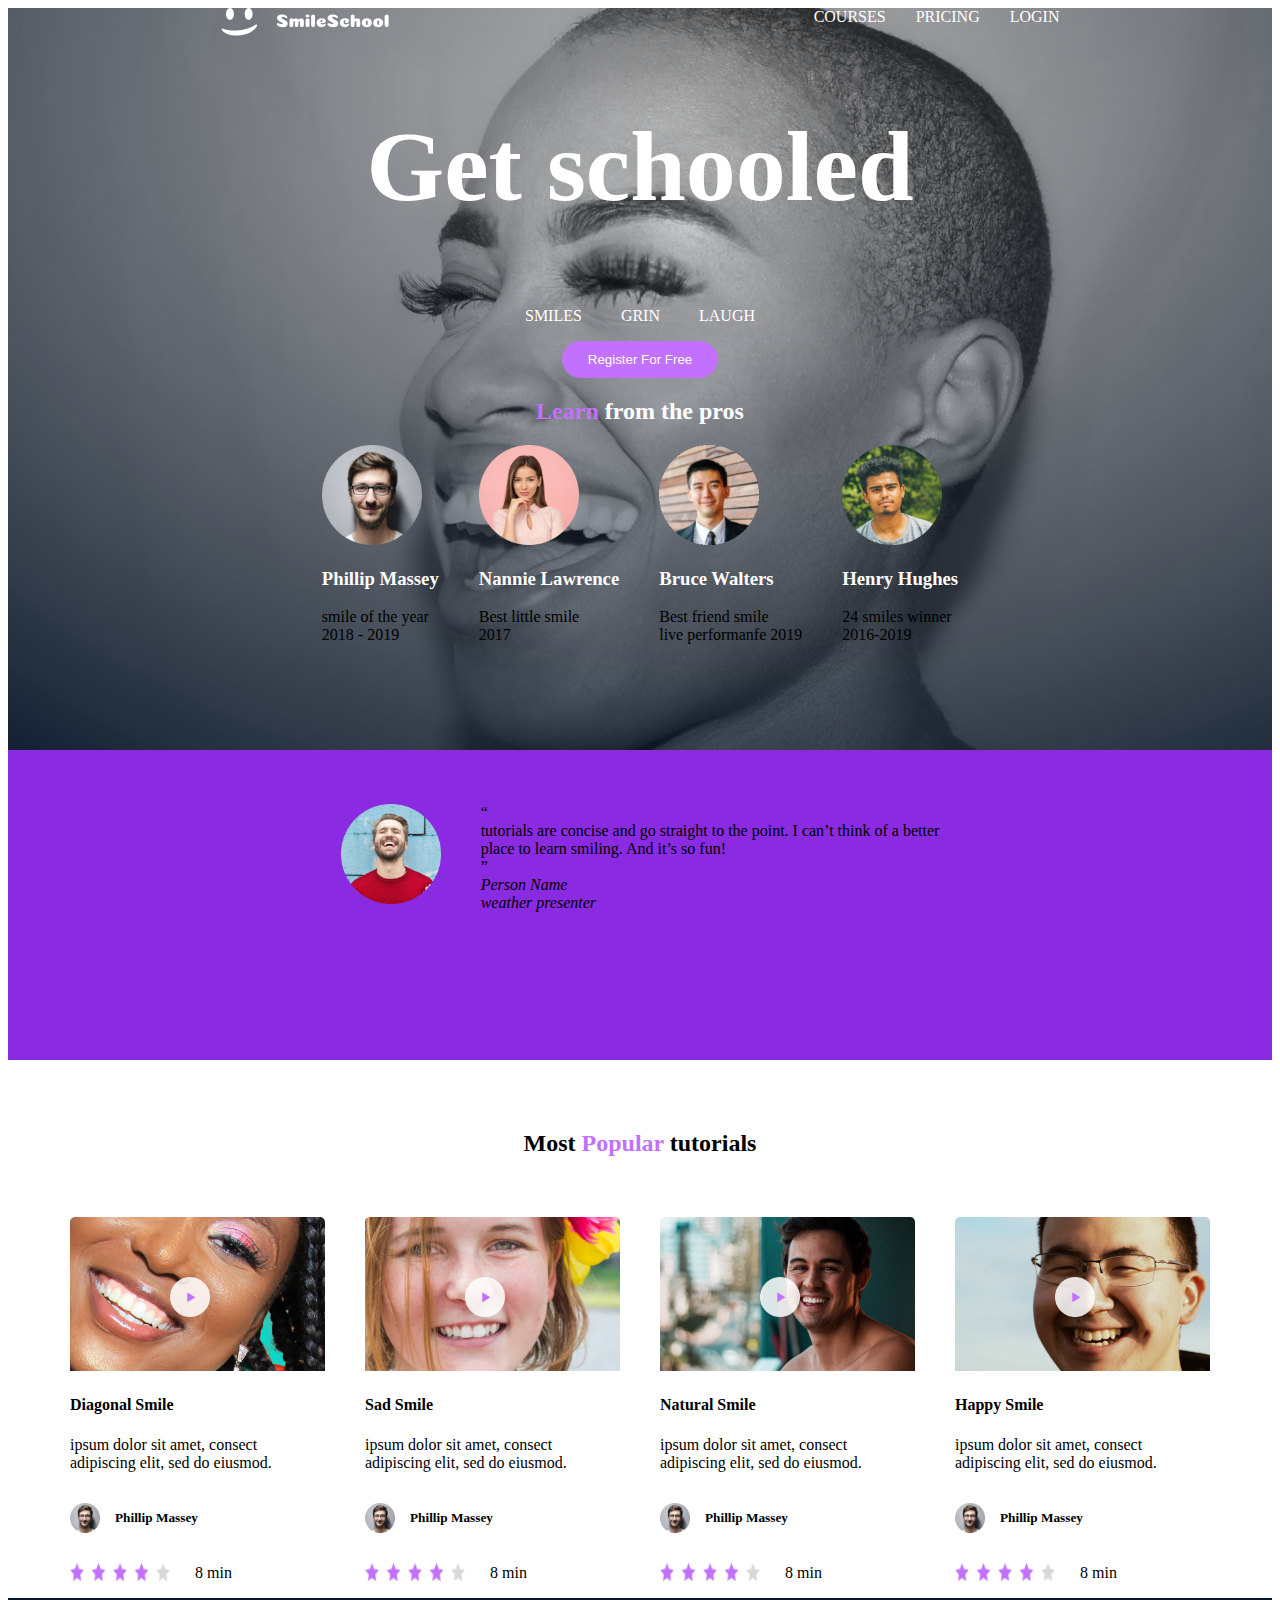
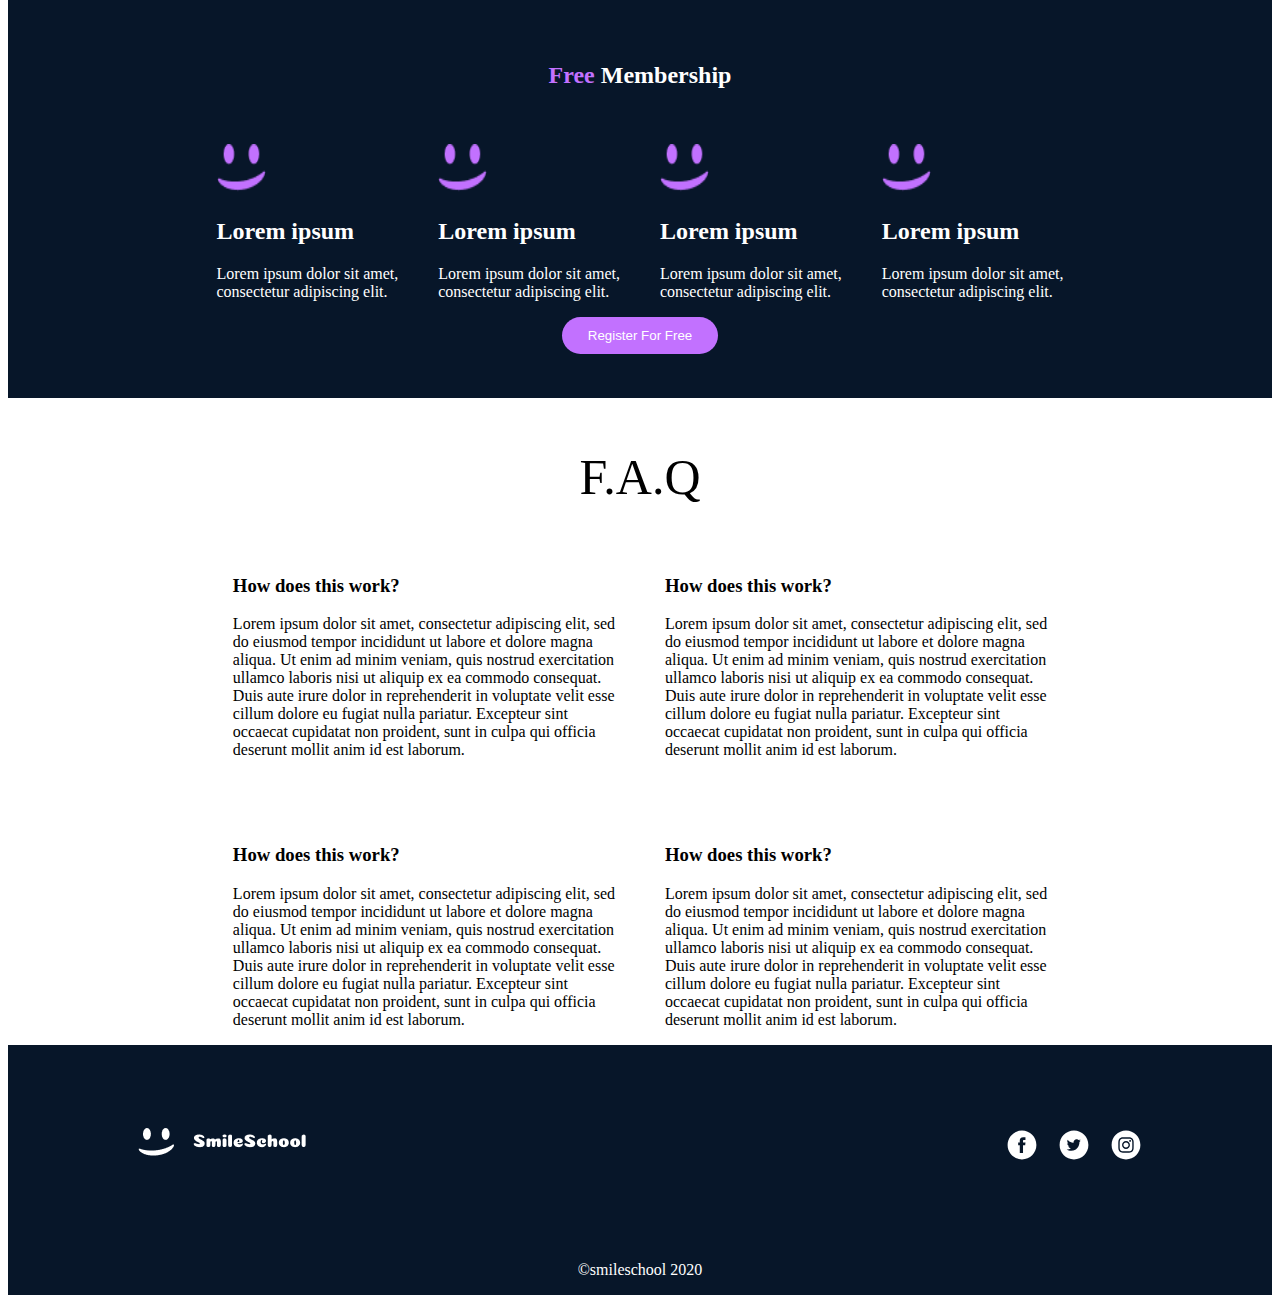
<file: css_advanced/index.html>
<!doctype html>
<html>
    <head>
       <link rel="stylesheet" href="styles.css">
    </head>
    <body>
        <section class="first">
        <header class="head">
            <div>
            <a href = "#">
                <img src = "logo.png" alt="logo">
            </a></div>
            <div class="navigation">
            <a href = "#courses" >COURSES</a>
            <a href = "#pricing" >PRICING</a>
            <a href = "#login" >LOGIN</a>
            </div>
        </header>
        <main>
            <section class="head">
                <div class="schooled">
                    <div>
                    <h1>Get schooled</h1>
                    </div>
                    <div class="SGL">
                    <p>SMILES</p>
                    <p>GRIN</p>
                    <p>LAUGH</p>
                    </div>
                    <div class="button">
                        <button class="button1">Register For Free</button>
                       </div>
                </div>
                <div class="learn">
                    <h2><span class="learnColor">Learn</span> from the pros</h2>
                    <div class="pros">
                        <div>
                            <img src = "1.png" height="100" width="100" alt="Lamborghini Urus">
                            <h3>Phillip Massey</h3>
                            <p class="pros1"><span class="line-break">smile of the year</span class="line-break"> <span class="line-break"> 2018 - 2019</span class="line-break"></p>
                        </div>
                        <div>
                            <img src = "3.png" height="100" width="100" alt="Lamborghini Huracan">
                            <h3>Nannie Lawrence</h3>
                            <p class="pros1"><span class="line-break"> Best little smile</span class="line-break"> <span class="line-break">2017</span class="line-break"></p>
                        </div>
                        <div>
                            <div class="roundPhoto">
                            <img src = "2-fotor-2023073033145.png" height="100" width="100" alt="Lamborghini Murcielago"></div>
                            <h3>Bruce Walters</h3>
                            <p class="pros1"><span class="line-break"> Best friend smile</span class="line-break"> <span class="line-break">live performanfe 2019</span class="line-break"></p>
                        </div>
                        <div>
                            <img src = "4.png" height="100" width="100" alt="Lamborghini Aventador">
                            <h3>Henry Hughes</h3>
                            <p class="pros1"><span class="line-break">24 smiles winner</span class="line-break"> <span class="line-break">2016-2019</span class="line-break"></p>
                        </div>
                    </div>
                </div>
                <br>
                <br>
                <br>
                <br>
                <br>
            </section>
        </section>
            <section class="quote">
                <div>
                    <br>
                    <br>
                    <br>
                <img src = "5.png"height="100" width="100" alt="Volkswagen group">
                </div>
                <div>
                    <br>
                    <br>
                    <br>
                   <q><span class="line-break"> tutorials are concise and go straight to the point. I can’t think of a better</span><span class="line-break"> place to learn smiling. And it’s so fun!</span></q>
                   <cite> <span class="line-break">Person Name</span>weather presenter</cite>
                </div>
            </section>
            <section class="popularTutorial">
                <h2 class="otherh2">Most <span class="learnColor">Popular</span> tutorials</h2>
                <div class="tutorials">
                    <div>
                        <div class="imgContain">
                        <img class="mainImage" src = "9.png" width="255" height="154">
                        <img class="overlayImg" src="play.png" width="40" height="40">
                        </div>
                        <h4>Diagonal Smile</h4>
                        <P><span> ipsum dolor sit amet, consect</span><span class="line-break"> adipiscing elit, sed do eiusmod.</span></P>

                        <div class="phillip">
                            <img src="1.png" width="30" height="30">
                            <h5>Phillip Massey</h5>
                        </div>
                        <div class="rating">
                            <img src="rating.png" width="100" height="20">
                            <p>8 min</p>
                        </div>
                    </div>
                    <div>
                        <div class="imgContain">
                            <img class="mainImage" src = "7.png" width="255" height="154">
                            <img class="overlayImg" src="play.png" width="40" height="40">
                            </div>
                            <h4>Sad Smile</h4>
                            <P><span> ipsum dolor sit amet, consect</span><span class="line-break"> adipiscing elit, sed do eiusmod.</span></P>
    
                            <div class="phillip">
                                <img src="1.png" width="30" height="30">
                                <h5>Phillip Massey</h5>
                            </div>
                            <div class="rating">
                                <img src="rating.png" width="100" height="20">
                                <p>8 min</p>
                            </div>
                    </div>
                    <div>
                        <div class="imgContain">
                            <img class="mainImage" src = "8.png" width="255" height="154">
                            <img class="overlayImg" src="play.png" width="40" height="40">
                            </div>
                            <h4>Natural Smile</h4>
                            <P><span> ipsum dolor sit amet, consect</span><span class="line-break"> adipiscing elit, sed do eiusmod.</span></P>
    
                            <div class="phillip">
                                <img src="1.png" width="30" height="30">
                                <h5>Phillip Massey</h5>
                            </div>
                            <div class="rating">
                                <img src="rating.png" width="100" height="20">
                                <p>8 min</p>
                            </div>
                    </div>
                    <div>
                        <div class="imgContain">
                            <img class="mainImage" src = "6.png" width="255" height="154">
                            <img class="overlayImg" src="play.png" width="40" height="40">
                            </div>
                            <h4>Happy Smile</h4>
                            <P><span> ipsum dolor sit amet, consect</span><span class="line-break"> adipiscing elit, sed do eiusmod.</span></P>
    
                            <div class="phillip">
                                <img src="1.png" width="30" height="30">
                                <h5>Phillip Massey</h5>
                            </div>
                            <div class="rating">
                                <img src="rating.png" width="100" height="20">
                                <p>8 min</p>
                            </div>
                    </div>
                </div>
            </section>
            <section class="smileSection">
                <h2><span class="learnColor">Free</span> Membership</h2>
                <br>
                <br>
                <div class="smile">
                    <div>
                        <img src = "smile.png" height="50" width="50">
                        <h2>Lorem ipsum</h2>
                        <p> Lorem ipsum dolor sit amet,<span class="line-break"> consectetur adipiscing elit.</span></p>
                    </div>
                    <div>
                        <img src = "smile.png" height="50" width="50">
                        <h2>Lorem ipsum</h2>
                        <p> Lorem ipsum dolor sit amet,<span class="line-break"> consectetur adipiscing elit.</span></p>
                    </div>
                    <div>
                        <img src = "smile.png" height="50" width="50">
                        <h2>Lorem ipsum</h2>
                        <p> Lorem ipsum dolor sit amet,<span class="line-break"> consectetur adipiscing elit.</span></p>
                    </div>
                    <div>
                        <img src = "smile.png" height="50" width="50">
                        <h2>Lorem ipsum</h2>
                        <p> Lorem ipsum dolor sit amet,<span class="line-break"> consectetur adipiscing elit.</span></p>
                    </div>
                </div>
                <div class="button2">
                    <button class="button3">Register For Free</button>
                   </div>
            </section>
            <section class="faq">
                <p class="color1">F.A.Q</p>
                <div class="two">
                    <div class="one">
                        <div>
                            <h3 class="color">How does this work?</h3>
                            <p>Lorem ipsum dolor sit amet, consectetur adipiscing elit, sed<span class="line-break"> do eiusmod tempor incididunt ut labore et dolore magna</span><span class="line-break"> aliqua. Ut enim ad minim veniam, quis nostrud exercitation</span><span class="line-break"> ullamco laboris nisi ut aliquip ex ea commodo consequat.</span><span class="line-break"> Duis aute irure dolor in reprehenderit in voluptate velit esse</span><span class="line-break"> cillum dolore eu fugiat nulla pariatur. Excepteur sint</span><span class="line-break"> occaecat cupidatat non proident, sunt in culpa qui officia</span> deserunt mollit anim id est laborum.</p>
                        </div>
                        <div>
                            <h3 class="color">How does this work?</h3>
                            <p>Lorem ipsum dolor sit amet, consectetur adipiscing elit, sed<span class="line-break"> do eiusmod tempor incididunt ut labore et dolore magna</span><span class="line-break"> aliqua. Ut enim ad minim veniam, quis nostrud exercitation</span><span class="line-break"> ullamco laboris nisi ut aliquip ex ea commodo consequat.</span><span class="line-break"> Duis aute irure dolor in reprehenderit in voluptate velit esse</span><span class="line-break"> cillum dolore eu fugiat nulla pariatur. Excepteur sint</span><span class="line-break"> occaecat cupidatat non proident, sunt in culpa qui officia</span> deserunt mollit anim id est laborum.</p>
                        </div>
                    </div>
                    <div class="one">
                        <div>
                            <h3 class="color">How does this work?</h3>
                            <p>Lorem ipsum dolor sit amet, consectetur adipiscing elit, sed<span class="line-break"> do eiusmod tempor incididunt ut labore et dolore magna</span><span class="line-break"> aliqua. Ut enim ad minim veniam, quis nostrud exercitation</span><span class="line-break"> ullamco laboris nisi ut aliquip ex ea commodo consequat.</span><span class="line-break"> Duis aute irure dolor in reprehenderit in voluptate velit esse</span><span class="line-break"> cillum dolore eu fugiat nulla pariatur. Excepteur sint</span><span class="line-break"> occaecat cupidatat non proident, sunt in culpa qui officia</span> deserunt mollit anim id est laborum.</p>
                        </div>
                        <div>
                            <h3 class="color">How does this work?</h3>
                            <p>Lorem ipsum dolor sit amet, consectetur adipiscing elit, sed<span class="line-break"> do eiusmod tempor incididunt ut labore et dolore magna</span><span class="line-break"> aliqua. Ut enim ad minim veniam, quis nostrud exercitation</span><span class="line-break"> ullamco laboris nisi ut aliquip ex ea commodo consequat.</span><span class="line-break"> Duis aute irure dolor in reprehenderit in voluptate velit esse</span><span class="line-break"> cillum dolore eu fugiat nulla pariatur. Excepteur sint</span><span class="line-break"> occaecat cupidatat non proident, sunt in culpa qui officia</span> deserunt mollit anim id est laborum.</p>
                        </div>
                    </div>
                </div>
            </section>
        </main>
        <footer>
            <div class="footer">
                <div>
                    <img src = "logo.png">
                </div>
                <div class="socials">
                    <svg style="position: absolute; width: 0; height: 0; overflow: hidden" version="1.1" xmlns="http://www.w3.org/2000/svg" xmlns:xlink="http://www.w3.org/1999/xlink">
                        <symbol id="icon-ic_facebook" viewBox="0 0 32 32">
                            <path d="M16 1.6c7.953 0 14.4 6.447 14.4 14.4s-6.447 14.4-14.4 14.4c-7.953 0-14.4-6.447-14.4-14.4s6.447-14.4 14.4-14.4zM19.455 8.32h-2.163c-2.598 0-3.512 1.31-3.512 3.512v1.621h-1.619v2.7h1.619v7.834h3.241v-7.834h2.163l0.287-2.7h-2.449l0.004-1.351c0-0.704 0.067-1.081 1.078-1.081h1.352v-2.7z"></path>
                        </symbol>
                        <symbol id="icon-ic_twitter" viewBox="0 0 32 32">
                            <path d="M16 1.6c7.953 0 14.4 6.447 14.4 14.4s-6.447 14.4-14.4 14.4c-7.953 0-14.4-6.447-14.4-14.4s6.447-14.4 14.4-14.4zM17.533 10.376c-1.259 0.458-2.055 1.637-1.964 2.929l0.030 0.498-0.504-0.061c-1.833-0.234-3.435-1.027-4.794-2.359l-0.665-0.661-0.171 0.488c-0.363 1.088-0.131 2.237 0.624 3.010 0.403 0.427 0.312 0.488-0.383 0.234-0.242-0.081-0.453-0.142-0.473-0.112-0.070 0.071 0.171 0.997 0.363 1.363 0.262 0.508 0.796 1.007 1.38 1.302l0.494 0.234-0.584 0.010c-0.564 0-0.584 0.010-0.524 0.224 0.201 0.661 0.997 1.363 1.884 1.668l0.624 0.214-0.544 0.325c-0.806 0.468-1.753 0.732-2.699 0.753-0.453 0.010-0.826 0.051-0.826 0.081 0 0.102 1.229 0.671 1.944 0.895 2.145 0.661 4.694 0.376 6.608-0.753 1.36-0.803 2.72-2.4 3.354-3.945 0.342-0.824 0.685-2.329 0.685-3.051 0-0.468 0.030-0.529 0.594-1.088 0.332-0.325 0.645-0.681 0.705-0.783 0.101-0.193 0.091-0.193-0.423-0.020-0.856 0.305-0.977 0.264-0.554-0.193 0.312-0.325 0.685-0.915 0.685-1.088 0-0.030-0.151 0.020-0.322 0.112-0.181 0.102-0.584 0.254-0.886 0.346l-0.544 0.173-0.494-0.336c-0.272-0.183-0.655-0.386-0.856-0.447-0.514-0.142-1.299-0.122-1.763 0.041z"></path>
                        </symbol>
                        <symbol id="icon-ic_instagram" viewBox="0 0 32 32">
                            <path d="M16 1.6c7.953 0 14.4 6.447 14.4 14.4s-6.447 14.4-14.4 14.4c-7.953 0-14.4-6.447-14.4-14.4s6.447-14.4 14.4-14.4zM16.594 8.32h-1.188c-1.551 0.002-1.838 0.013-2.572 0.046-0.818 0.037-1.376 0.167-1.864 0.357-0.505 0.196-0.934 0.459-1.361 0.886s-0.69 0.855-0.886 1.36c-0.19 0.489-0.32 1.047-0.357 1.864-0.034 0.751-0.044 1.034-0.046 2.682v0.97c0.002 1.648 0.012 1.93 0.046 2.681 0.038 0.818 0.167 1.376 0.357 1.864 0.196 0.505 0.459 0.934 0.886 1.36s0.855 0.69 1.36 0.886c0.489 0.19 1.047 0.319 1.864 0.357 0.768 0.035 1.046 0.045 2.796 0.046h0.741c1.75-0.001 2.028-0.011 2.796-0.046 0.818-0.037 1.376-0.167 1.865-0.357 0.505-0.196 0.933-0.459 1.36-0.886s0.69-0.855 0.886-1.36c0.189-0.488 0.318-1.047 0.357-1.864 0.037-0.819 0.046-1.080 0.046-3.166s-0.010-2.348-0.046-3.167c-0.038-0.818-0.168-1.376-0.357-1.864-0.197-0.505-0.459-0.934-0.886-1.361s-0.854-0.69-1.36-0.886c-0.49-0.19-1.048-0.319-1.866-0.357-0.734-0.033-1.020-0.044-2.571-0.046zM15.312 9.702v0.002c0.204-0 0.433 0 0.689 0l0.596 0c1.513 0.002 1.784 0.011 2.507 0.044 0.749 0.034 1.155 0.159 1.426 0.264 0.358 0.139 0.614 0.306 0.883 0.574s0.435 0.525 0.575 0.883c0.105 0.27 0.23 0.677 0.264 1.426 0.034 0.74 0.043 1.007 0.045 2.609l-0 1.089c-0.002 1.512-0.012 1.783-0.044 2.507-0.034 0.749-0.159 1.155-0.264 1.426-0.139 0.358-0.306 0.614-0.575 0.882s-0.524 0.435-0.883 0.574c-0.27 0.106-0.677 0.23-1.426 0.265-0.741 0.034-1.007 0.043-2.618 0.045h-0.972c-1.61-0.001-1.877-0.011-2.618-0.045-0.749-0.035-1.155-0.16-1.426-0.265-0.358-0.139-0.614-0.306-0.883-0.574s-0.435-0.524-0.575-0.883c-0.105-0.27-0.23-0.677-0.264-1.426-0.031-0.689-0.041-0.968-0.044-2.3v-1.608c0.002-1.332 0.012-1.61 0.044-2.299 0.034-0.749 0.159-1.155 0.264-1.426 0.139-0.358 0.306-0.614 0.575-0.883s0.525-0.435 0.883-0.575c0.271-0.106 0.677-0.23 1.426-0.265 0.709-0.032 0.983-0.042 2.414-0.043zM16.001 12.056c-2.178 0-3.944 1.766-3.944 3.944s1.766 3.943 3.944 3.943c2.178 0 3.943-1.765 3.943-3.943 0-2.146-1.713-3.891-3.846-3.943l-0.097-0.001zM16.001 13.44c1.414 0 2.56 1.146 2.56 2.56s-1.146 2.56-2.56 2.56c-1.414 0-2.56-1.146-2.56-2.56s1.146-2.56 2.56-2.56zM20.1 10.979v0c-0.509 0-0.922 0.412-0.922 0.921s0.413 0.922 0.922 0.922 0.922-0.413 0.922-0.922c0-0.509-0.413-0.922-0.922-0.922z"></path>
                        </symbol>
                    </svg>
                    <div class="icon3">
                    <div>
                        <a href="https://www.facebook.com/">
                        <svg class="icon2 icon-ic_facebook"><use xlink:href="#icon-ic_facebook"></use></svg>
                    </a>
                    </div>
                    <div>
                        <a href="https://twitter.com/home">
                        <svg class="icon2 icon-ic_twitter"><use xlink:href="#icon-ic_twitter"></use></svg>
                        </a>
                    </div>
                    <div>
                        <a href="https://www.instagram.com/">
                        <svg class="icon2 icon-ic_instagram"><use xlink:href="#icon-ic_instagram"></use></svg>
                    </a>
                    </div>
                </div>
                </div>
            </div>
            <div>
            <p class="copy">&copy;smileschool 2020</p></div>
        </footer>
    </body>
</html>
</file>
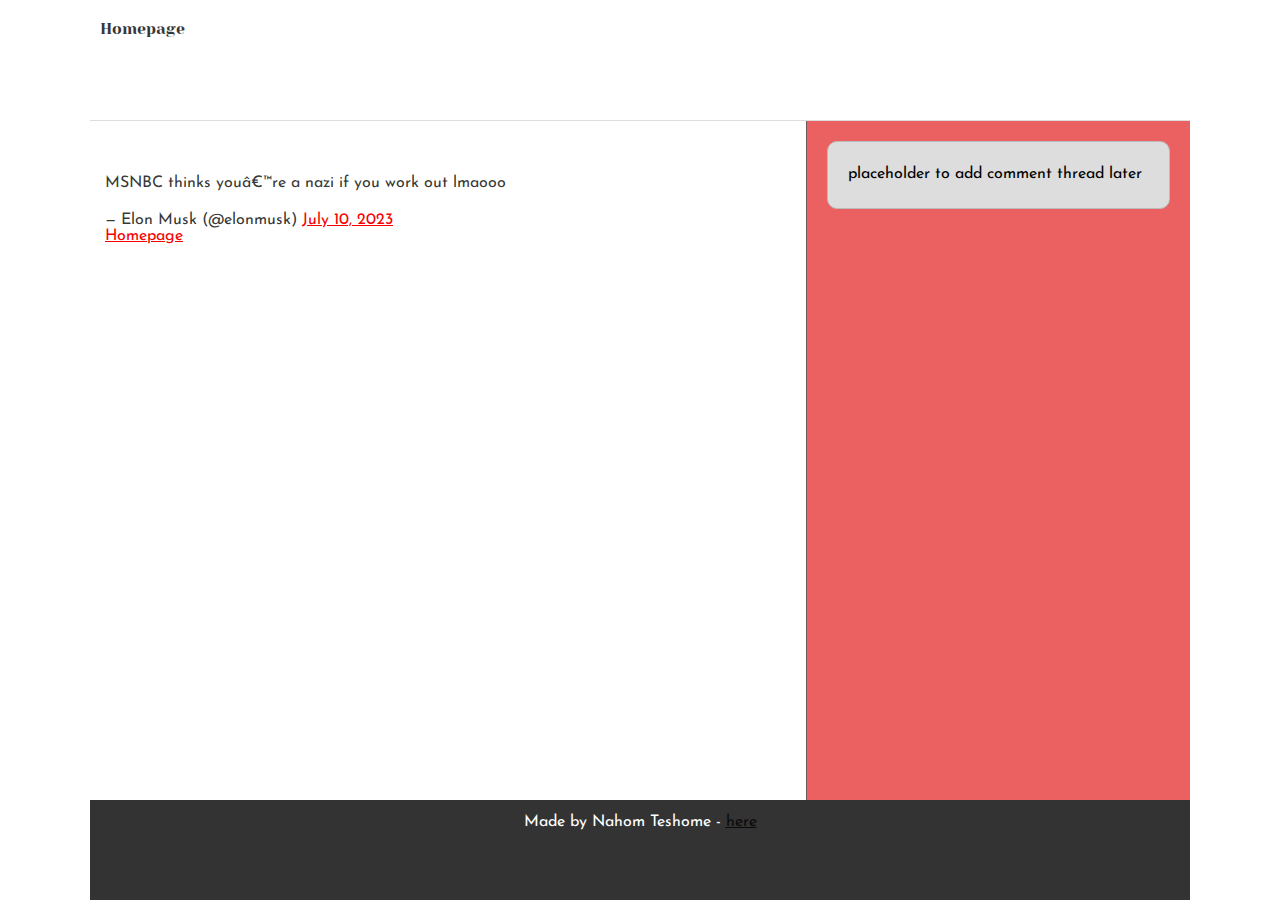
<file: html_basic/tweets.html>
<!doctype html>
<html lang = "en">
    <head>
        <title>My first html</title>
        <link href="base.css" rel="stylesheet">
        <link href="styles.css" rel="stylesheet">
    </head>
    <body>
        <header>
            <ul>
                <li>
                    <a href="index.html">Homepage</a>
                </li>
            </ul>
        </header>
        <main>
            <article>
        <blockquote class="twitter-tweet"><p lang="en" dir="ltr">MSNBC thinks you’re a nazi if you work out lmaooo</p>&mdash; Elon Musk (@elonmusk) <a href="https://twitter.com/elonmusk/status/1678479028964200448?ref_src=twsrc%5Etfw">July 10, 2023</a></blockquote> <script async src="https://platform.twitter.com/widgets.js" charset="utf-8"></script>
    
        <a href = "index.html">Homepage</a>
            </article>
            <aside>
                <p>placeholder to add comment thread later</p>
            </aside>
        </main>
        <footer>
            <p>
                Made by Nahom Teshome - <a href="https://www.lamborghini.com/en-en" target="_blank">here</a>
            </p>
        </footer>
    </body>
</html>
</file>
<file: css_advanced/styles.css>
.first{
    background-image: url(Object.png);
}
header{
    display: flex;
    flex-direction: row;
    justify-content: space-around;
}
.navigation{
    display: flex;
    flex-direction: row;
    gap: 30px;
}
.navigation a{
    color: white;
    font:Source Sans Pro;
    text-decoration: none;
}
.schooled{
    display: flex;
    flex-direction: column;
    align-items: center;
}
h1{
    font-size: 100px;
    color: white;
}
.SGL{
    display: flex;
    flex-direction: row;
    justify-content: space-between;
    color: white;
    gap: 39px;
}
.button{
    background-color: rgba(194, 113, 255, 1);
    color: #fff;
    border-radius: 20px;
    padding: 10px 20px;
    cursor: pointer;
    font-size: 10px;
    display: flex;
    align-items: center;
}
.button .button1{
    background-color: rgba(194, 113, 255, 1);
    border: none;
    color: white;
}
.learn{
    display: flex;
    flex-direction: column;
    align-items: center;
}
.pros{
    display: flex;
    flex-direction: row;
    gap: 40px;
}
.learnColor{
    color: rgba(194, 113, 255, 1);
}
h2,h3{
    color:white;
}
.otherh2{
    color:black
}
.line-break{
    display: block;
}
.pros1{
    align-items: center;
}
.quote{
    background-color: blueviolet;
    /* width:100%; */
    height: 310px;
    display: flex;
    flex-direction: row;
    justify-content: center;
    gap: 40px;
}
.popularTutorial{
    margin-top: 50px;
    background-color: white;
    display: flex;
    flex-direction: column;
    justify-content: center;
    align-items: center;
    gap: 40px;
}
.phillip{
    display: flex;
    flex-direction: row;
    align-items: center;
    gap: 15px;
}
.rating{
    display: flex;
    flex-direction: row;
    align-items: center;
    gap: 25px;
}
.imgContain{
    position: relative;
}
.overlayImg{
    z-index: 1;
    position: absolute;
    top: 60px;
    left: 100px;
}
.tutorials{
    display: flex;
    flex-direction: row;
    justify-content: space-evenly;
    gap: 40px;
}
.smileSection{
    background-color: rgba(7, 22, 41, 1);
    height: 400px;
    display: flex;
    flex-direction: column;
    justify-content: center;
    align-items: center;
}
.smile{
    color: white;
    display: flex;
    flex-direction: row;
    justify-content: space-evenly;
    gap: 40px;
}
.button2{
    background-color: rgba(194, 113, 255, 1);
    color: #fff;
    border-radius: 20px;
    padding: 10px 20px;
    cursor: pointer;
    font-size: 10px;
    display: flex;
    align-items: center;
}
.button2 .button3{
    background-color: rgba(194, 113, 255, 1);
    border: none;
    color: white;
}
.two{
    display: flex;
    flex-direction: row;
    justify-content: space-evenly;
    align-items: center;
    gap:50px;
}
.one{
    display: flex;
    flex-direction: column;
    justify-content: space-evenly;
    align-items: center;
    gap: 50px;
}
.color{
    color: black;
}
.color1{
    color: black;
    font-size: 50px;
}
.faq{
    display: flex;
    flex-direction: column;
    align-items: center;
}
footer{
    background-color:  rgba(7, 22, 41, 1);
    display: flex;
    flex-direction: column;
    justify-content: space-between;
    align-items: center;
}
.icon2 {
    display: inline-block;
    width: 2em;
    height: 2em;
    stroke-width: 0;
    stroke: black;
    fill: white;
    display: flex;
    justify-content: space-between;
    gap: 20px;
  }
.icon3{
    display: flex;
    flex-direction: row;
    justify-content: space-evenly;
    gap: 20px
}
.footer{
    display: flex;
    flex-direction: row;
    justify-content: space-between;
    height: 200px;
    align-items: center;
    gap: 700px;
}
.copy{
    color: white;
}
</file>
<file: html_basic/base.css>
/* Importing webfonts */
/* (If you're learning CSS, you should disregard that) */

@import url(https://fonts.googleapis.com/css?family=Yeseva+One);
@import url(https://fonts.googleapis.com/css?family=Josefin+Sans:400,700,700italic,400italic);


/* CSS reset rules */

html, body {
	height: 100%;
	min-height: 100%;
}
html, body, div, span, applet, object, iframe,
h1, h2, h3, h4, h5, h6, p, blockquote, pre,
a, abbr, acronym, address, big, cite, code,
del, dfn, img, ins, kbd, q, s, samp,
small, strike, sub, sup, tt, var,
b, u, i, center,
dl, dt, dd,
fieldset, form, label, legend,
table, caption, tbody, tfoot, thead, tr, th, td,
article, aside, canvas, details, embed, 
figure, figcaption, footer, header, hgroup, 
menu, nav, output, ruby, section, summary,
time, mark, audio, video {
	margin: 0;
	padding: 0;
	border: 0;
	font-size: 100%;
	font: inherit;
	vertical-align: baseline;
}
/* HTML5 display-role reset for older browsers */
article, aside, details, figcaption, figure, 
footer, header, hgroup, menu, nav, section {
	display: block;
}
body {
	line-height: 1;
}
blockquote, q {
	quotes: none;
}
blockquote:before, blockquote:after,
q:before, q:after {
	content: '';
	content: none;
}
table {
	border-collapse: collapse;
	border-spacing: 0;
}


/* Fonts and colors */

body {
	font-family: 'Josefin Sans', serif;
	color: rgba(0, 0, 0, 0.8);
}
h1, h2, h3, h4, h5, h6, header {
	font-family: 'Yeseva One', sans-serif;
}
article {
}
header {
	border-bottom: 1px solid rgb(221,221,221);
	transition: border-bottom-color 1s ease;
}
header a {
	color: rgba(0, 0, 0, 0.8);
}
aside {
	background: #FAFAFA;
}
aside p {
	border: 1px solid #bbb;
	background: #ddd;
	color: black;
}
footer a {
	color: rgba(0, 0, 0, 0.8);
}
a {
	color: #F80002;
}


/* Positioning and margins */

@media (min-width: 1100px) {
	body {
		width: 1100px;
		margin: 0 auto;
	}
}

article {
	padding: 50px 15px;
}
article > *:first-child {
	margin-top: 0;
}
aside {
	padding: 50px 15px;
}
header .right {
	float: right;
	margin: 0 10px 15px;
}


/* Header */
header {
	padding: 20px 0;
	height: 80px;
}
header ul {
	list-style: none;
	margin: 0;
	padding: 0;
}
header li {
	display: inline;
	vertical-align:middle;
}
header li:first-child {
	margin: 0;
}
header li a {
	margin: 0 10px;
}
header li.logo {
	font-size: 36px;
}
header a {
	text-decoration: none;
}


/* Aside */

aside p {
	border-radius: 10px;
	padding: 20px 20px;
}


/* Footer */

footer {
	padding: 5px 15px;
	height: 80px;
}


/* Text styles and margins */

p {
	margin-bottom: 15px;
}
h1 {
	font-size: 36px;
	margin: 40px 0 20px;
}
h2 {
	font-size: 32px;
	margin: 30px 0 15px;
}
h3 {
	font-size: 28px;
	margin: 25px 0 10px;
}
h4 {
	font-size: 20px;
	font-weight: bold;
	margin: 20px 0 10px;
}
h5 {
	font-size: 18px;
	font-weight: bold;
	margin: 15px 0 10px;
}
h6 {
	font-weight: bold;
	margin: 5px 0;
}

@media (max-width: 800px) {
  body.works_on_smartphone {
  	display: block;
  }
  body.works_on_smartphone main {
  	display: block;
  }
  header .right {
  	float: none;
  }
}
</file>
<file: html_basic/styles.css>
body {
    display: flex;
    flex-direction: column;
  }
  
  main {
    display: flex;
    flex-direction: row;
    flex: auto;
  }
  
  article {
    flex: 2; 
    overflow-y: auto; 
  }
  
  aside {
    flex: 1;
    overflow-y: auto;
    padding: 20px;
    background-color: #eb6060;
    border-left: 1px solid #6b5b5b;
  }

  .logo{
    font-size: 50px;
  }

  h1 {
    color: #2941cc;
  }
  
  p {
    line-height: 1.6;
  }

  footer {
    background-color: #333;
    color: #fff;
    padding: 10px;
    text-align: center;
  }
</file>
